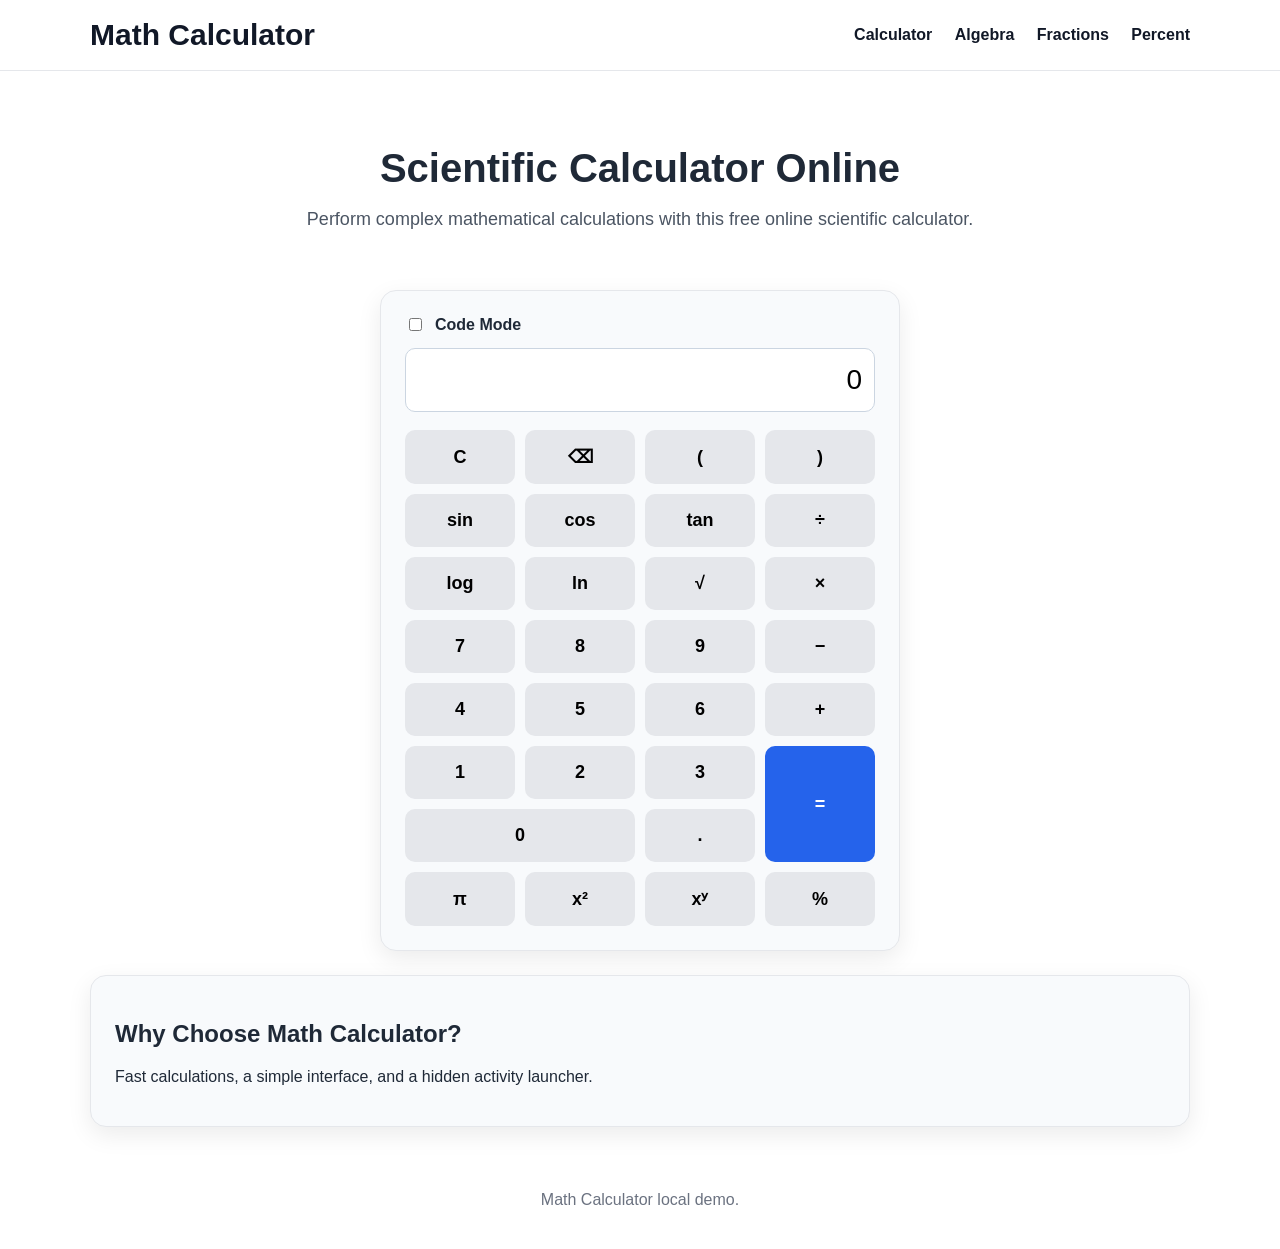
<file: index.html>
<!DOCTYPE html>
<html lang="en">
<head>
  <meta charset="UTF-8">
  <meta name="viewport" content="width=device-width, initial-scale=1.0">
  <title>Math Calculator</title>
  <link rel="stylesheet" href="style.css">
</head>
<body>
  <header class="site-header">
    <div class="container header-inner">
      <h1>Math Calculator</h1>
      <nav>
        <a href="index.html">Calculator</a>
        <a href="#">Algebra</a>
        <a href="#">Fractions</a>
        <a href="#">Percent</a>
      </nav>
    </div>
  </header>

  <main class="container">
    <section class="hero">
      <h2>Scientific Calculator Online</h2>
      <p>Perform complex mathematical calculations with this free online scientific calculator.</p>
    </section>

    <section class="calculator-card">
      <label class="code-mode-row">
        <input id="codeModeToggle" type="checkbox">
        <span>Code Mode</span>
      </label>

      <input id="display" class="display" type="text" readonly value="0">

      <div class="button-grid">
        <button data-action="clear">C</button>
        <button data-action="backspace">⌫</button>
        <button data-value="(">(</button>
        <button data-value=")">)</button>

        <button data-fn="sin">sin</button>
        <button data-fn="cos">cos</button>
        <button data-fn="tan">tan</button>
        <button data-value="/">÷</button>

        <button data-fn="log">log</button>
        <button data-fn="ln">ln</button>
        <button data-fn="sqrt">√</button>
        <button data-value="*">×</button>

        <button data-value="7">7</button>
        <button data-value="8">8</button>
        <button data-value="9">9</button>
        <button data-value="-">−</button>

        <button data-value="4">4</button>
        <button data-value="5">5</button>
        <button data-value="6">6</button>
        <button data-value="+">+</button>

        <button data-value="1">1</button>
        <button data-value="2">2</button>
        <button data-value="3">3</button>
        <button data-action="equals" class="equals">=</button>

        <button data-value="0" class="zero">0</button>
        <button data-value=".">.</button>
        <button data-value="Math.PI">π</button>

        <button data-action="square">x²</button>
        <button data-action="power">xʸ</button>
        <button data-action="percent">%</button>
      </div>
    </section>

    <section class="content-card">
      <h2>Why Choose Math Calculator?</h2>
      <p>Fast calculations, a simple interface, and a hidden activity launcher.</p>
    </section>
  </main>

  <footer>
    <p>Math Calculator local demo.</p>
  </footer>

  <script src="script.js"></script>
</body>
</html>
</file>
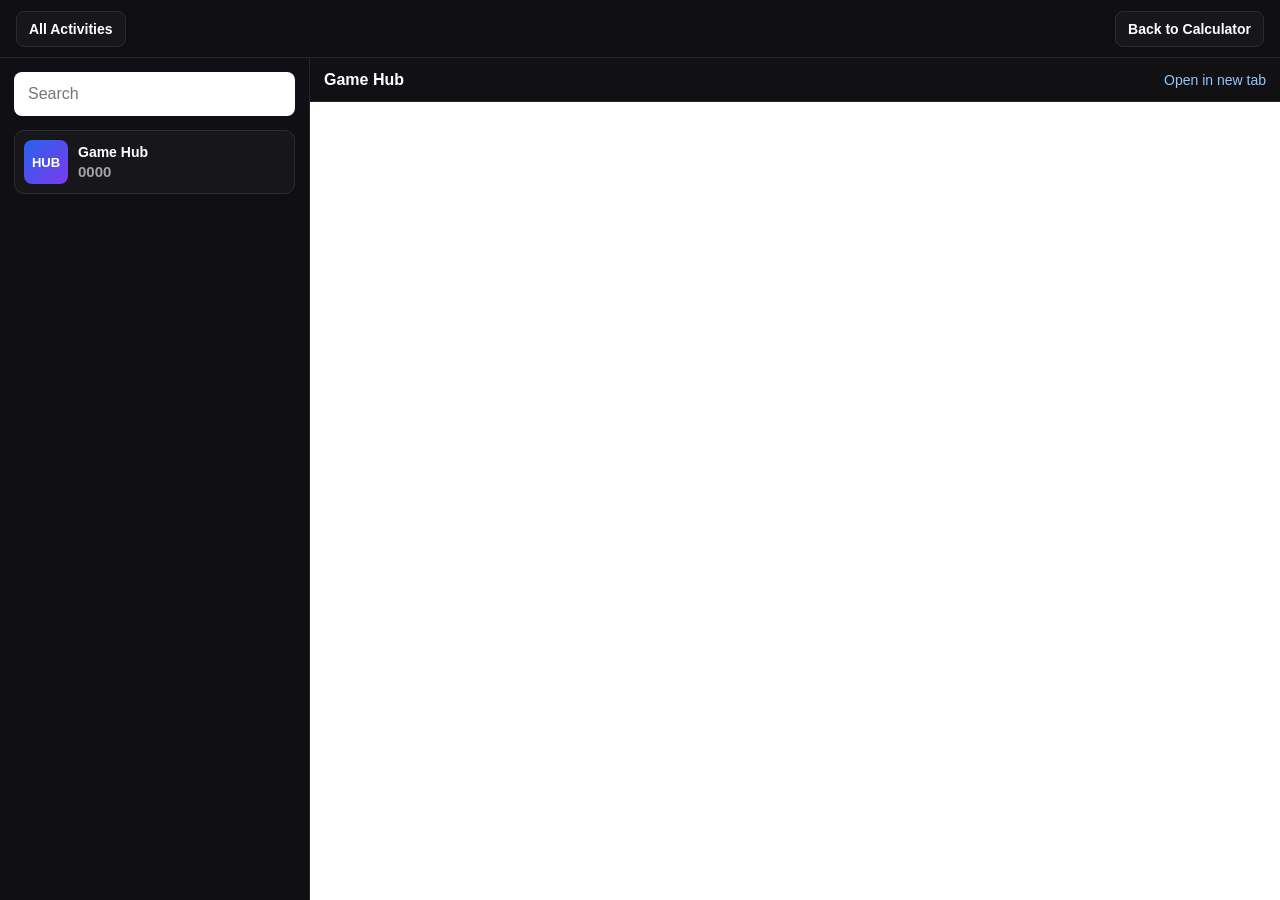
<file: games.html>
<!DOCTYPE html>
<html lang="en">
<head>
  <meta charset="UTF-8">
  <meta name="viewport" content="width=device-width, initial-scale=1.0">
  <title>All Activities</title>
  <link rel="stylesheet" href="style.css">
</head>
<body class="games-body">
  <header class="games-header">
    <div class="games-nav">
      <button id="showLibrary" class="nav-button">All Activities</button>
      <a href="index.html">Back to Calculator</a>
    </div>
  </header>

  <main class="embed-layout">
    <aside class="sidebar">
      <input id="search" class="search" placeholder="Search">
      <div id="gameList" class="game-list"></div>
    </aside>

    <section class="viewer">
      <div class="viewer-top">
        <strong id="viewerTitle">All Games</strong>
        <a id="openNewTab" target="_blank" rel="noopener" href="https://browlu27.github.io/gamessite.github.io/">Open in new tab</a>
      </div>
      <iframe id="gameFrame" class="game-frame" allowfullscreen allow="fullscreen; gamepad; autoplay; clipboard-read; clipboard-write"></iframe>
    </section>
  </main>

  <script src="games.js"></script>
</body>
</html>
</file>
<file: style.css>
* {
  box-sizing: border-box;
}

body {
  margin: 0;
  font-family: Arial, Helvetica, sans-serif;
  background: #ffffff;
  color: #1f2937;
}

.container {
  width: min(1100px, 92%);
  margin: 0 auto;
}

.site-header {
  background: white;
  border-bottom: 1px solid #e5e7eb;
  color: #111827;
  padding: 18px 0;
}

.header-inner {
  display: flex;
  justify-content: space-between;
  align-items: center;
  gap: 18px;
}

.site-header h1 {
  margin: 0;
  font-size: 30px;
}

nav a {
  color: #111827;
  text-decoration: none;
  margin-left: 18px;
  font-weight: bold;
}

nav a:hover {
  color: #2563eb;
}

.hero {
  text-align: center;
  padding: 42px 0 18px;
}

.hero h2 {
  font-size: 40px;
  margin-bottom: 10px;
}

.hero p {
  color: #4b5563;
  font-size: 18px;
}

.calculator-card,
.content-card {
  background: #f8fafc;
  border-radius: 16px;
  padding: 24px;
  margin: 24px auto;
  border: 1px solid #e5e7eb;
  box-shadow: 0 8px 24px rgba(0, 0, 0, 0.08);
}

.calculator-card {
  max-width: 520px;
}

.code-mode-row {
  display: flex;
  gap: 10px;
  align-items: center;
  font-weight: 700;
  margin-bottom: 14px;
}

.display {
  width: 100%;
  height: 64px;
  font-size: 28px;
  padding: 12px;
  text-align: right;
  border: 1px solid #cbd5e1;
  border-radius: 10px;
  margin-bottom: 18px;
  background: white;
}

.button-grid {
  display: grid;
  grid-template-columns: repeat(4, 1fr);
  gap: 10px;
}

button {
  padding: 16px;
  font-size: 18px;
  border: 0;
  border-radius: 10px;
  background: #e5e7eb;
  cursor: pointer;
  font-weight: 700;
}

button:hover {
  background: #d1d5db;
}

.equals {
  background: #2563eb;
  color: white;
  grid-row: span 2;
}

.equals:hover {
  background: #1d4ed8;
}

.zero {
  grid-column: span 2;
}

footer {
  text-align: center;
  padding: 24px;
  color: #6b7280;
}

.games-body {
  margin: 0;
  background: #08080a;
  color: white;
  overflow: hidden;
}

.games-header {
  height: 58px;
  background: #0f0f12;
  border-bottom: 1px solid #25252a;
}

.games-nav {
  height: 58px;
  padding: 0 16px;
  display: flex;
  align-items: center;
  justify-content: space-between;
}

.games-nav a,
.nav-button {
  color: white;
  text-decoration: none;
  font-weight: bold;
  background: #17171b;
  border: 1px solid #2b2b31;
  padding: 9px 12px;
  border-radius: 8px;
  font-size: 14px;
}

.embed-layout {
  display: grid;
  grid-template-columns: 310px 1fr;
  height: calc(100vh - 58px);
}

.sidebar {
  background: #101014;
  border-right: 1px solid #25252a;
  padding: 14px;
  overflow: auto;
}

.search {
  width: 100%;
  padding: 13px 14px;
  border: 0;
  border-radius: 8px;
  font-size: 16px;
  margin-bottom: 14px;
}

.game-list {
  display: grid;
  gap: 10px;
}

.game-button {
  width: 100%;
  padding: 9px;
  background: #17171b;
  color: white;
  border: 1px solid #2b2b31;
  border-radius: 10px;
  display: flex;
  align-items: center;
  gap: 10px;
  text-align: left;
}

.game-button:hover {
  background: #222229;
}

.mini-thumb {
  width: 44px;
  height: 44px;
  flex: 0 0 auto;
  border-radius: 8px;
  display: grid;
  place-items: center;
  background: linear-gradient(135deg, #2563eb, #7c3aed);
  font-size: 13px;
  font-weight: 900;
}

.game-button strong {
  display: block;
  font-size: 14px;
}

.game-button small {
  display: block;
  color: #a3a3a3;
  margin-top: 3px;
}

.viewer {
  min-width: 0;
  display: flex;
  flex-direction: column;
  background: black;
}

.viewer-top {
  height: 44px;
  background: #111114;
  border-bottom: 1px solid #25252a;
  display: flex;
  align-items: center;
  justify-content: space-between;
  padding: 0 14px;
}

.viewer-top a {
  color: #93c5fd;
  text-decoration: none;
  font-size: 14px;
}

.game-frame {
  width: 100%;
  height: calc(100vh - 102px);
  border: 0;
  background: white;
}

@media (max-width: 800px) {
  .embed-layout {
    grid-template-columns: 1fr;
  }

  .sidebar {
    height: 190px;
    border-right: 0;
    border-bottom: 1px solid #25252a;
  }

  .game-frame {
    height: calc(100vh - 292px);
  }

  .header-inner {
    display: block;
    text-align: center;
  }

  nav {
    margin-top: 12px;
  }

  nav a {
    display: inline-block;
    margin: 8px;
  }
}
</file>
